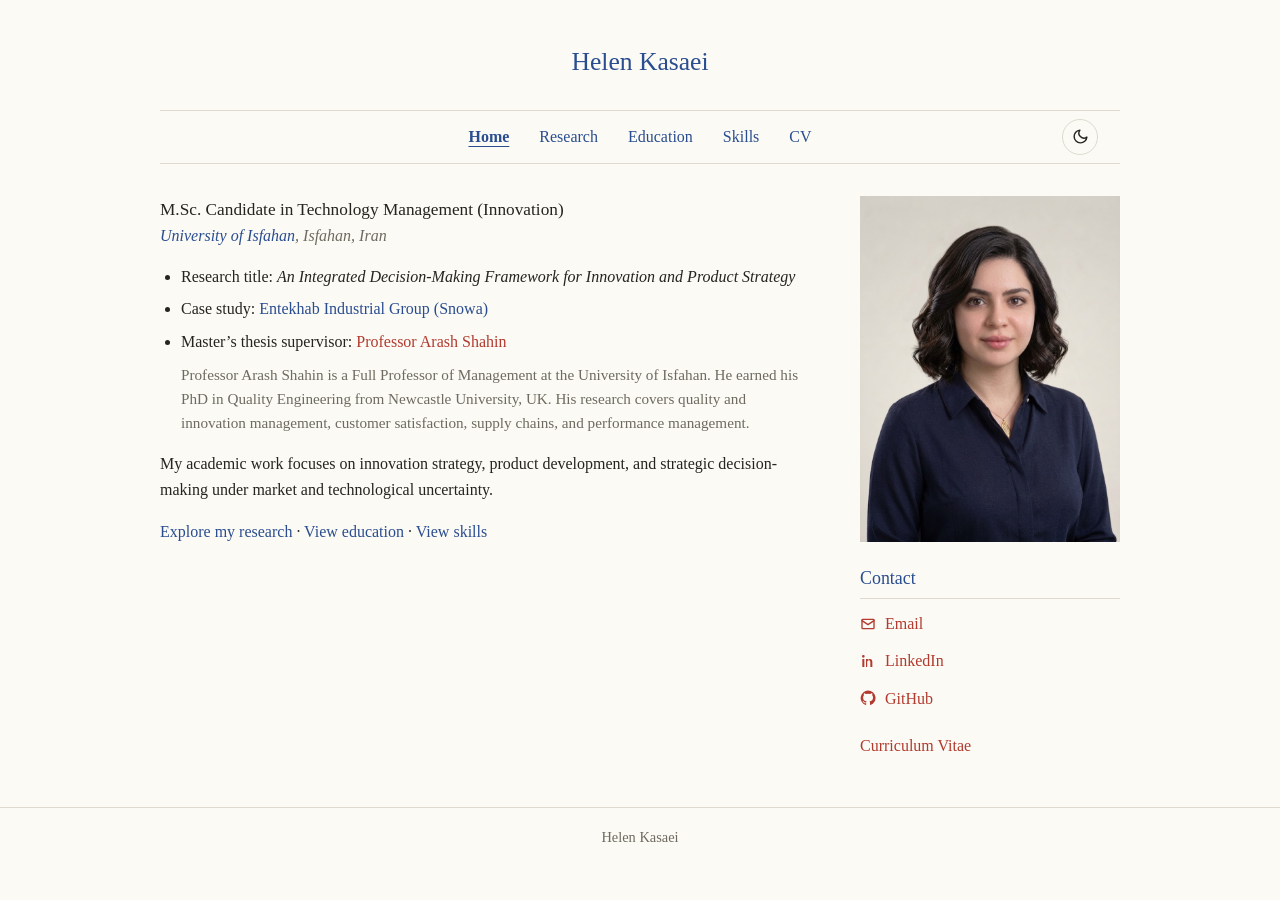
<file: index.html>
<!DOCTYPE html>
<html lang="en">
<head>
<meta charset="UTF-8">
<meta name="viewport" content="width=device-width, initial-scale=1.0">
<meta name="description" content="Helen Kasaei — M.Sc. candidate in Technology Management and Innovation at the University of Isfahan.">
<title>Helen Kasaei · Technology Management &amp; Innovation</title>
<link rel="stylesheet" href="site.css?v=20261124-12">
</head>
<body>
<header class="site-header">
  <div class="wrap">
    <h1 class="site-title">Helen Kasaei</h1>
    <nav class="tabs" aria-label="Main navigation">
      <a href="index.html#home" aria-current="page">Home</a>
      <a href="research.html?v=20261124-12">Research</a>
      <a href="education.html">Education</a>
      <a href="skills.html?v=20261124-12">Skills</a>
      <a href="cv.html">CV</a>
      <button class="theme-toggle" type="button" data-theme-toggle aria-label="Switch theme" onclick="toggleTheme()"></button>
    </nav>
    <button class="mobile-menu-btn" type="button" onclick="toggleMobileMenu()" aria-expanded="false" aria-controls="mobile-menu">
      <svg viewBox="0 0 24 24" fill="none" stroke="currentColor" stroke-width="2" stroke-linecap="round"><line x1="3" y1="6" x2="21" y2="6"/><line x1="3" y1="12" x2="21" y2="12"/><line x1="3" y1="18" x2="21" y2="18"/></svg>
      Menu
    </button>
    <nav id="mobile-menu" class="mobile-menu" aria-label="Mobile navigation">
      <a href="index.html#home">Home</a>
      <a href="research.html?v=20261124-12">Research</a>
      <a href="education.html">Education</a>
      <a href="skills.html?v=20261124-12">Skills</a>
      <a href="cv.html">CV</a>
      <button type="button" onclick="toggleTheme()"><span data-theme-toggle></span><span data-theme-label>Dark Mode</span></button>
    </nav>
  </div>
</header>

<main class="wrap home-grid">
  <div class="main-column">
    <section class="intro" id="home">
      <p class="role">M.Sc. Candidate in Technology Management (Innovation)</p>
      <p class="affiliation"><a href="https://www.topuniversities.com/universities/university-isfahan">University of Isfahan</a>, Isfahan, Iran</p>
      <ul>
        <li>Research title: <em>An Integrated Decision-Making Framework for Innovation and Product Strategy</em></li>
        <li>Case study: <a href="https://www.linkedin.com/company/entekhabelectronicgroup" target="_blank" rel="noopener noreferrer">Entekhab Industrial Group (Snowa)</a></li>
        <li>Master’s thesis supervisor: <a href="https://www.researchgate.net/profile/Arash-Shahin" class="supervisor-link" style="color:var(--red)" target="_blank" rel="noopener noreferrer">Professor Arash Shahin</a>
          <p class="supervisor-bio">Professor Arash Shahin is a Full Professor of Management at the University of Isfahan. He earned his PhD in Quality Engineering from Newcastle University, UK. His research covers quality and innovation management, customer satisfaction, supply chains, and performance management.</p>
        </li>
      </ul>
      <p class="home-summary">My academic work focuses on innovation strategy, product development, and strategic decision-making under market and technological uncertainty.</p>
      <p class="home-links"><a href="research.html?v=20261124-12">Explore my research</a> · <a href="education.html">View education</a> · <a href="skills.html?v=20261124-12">View skills</a></p>
    </section>
  </div>
    <aside class="sidebar">
    <img class="portrait" src="profile.jpg" alt="Portrait of Helen Kasaei">
    <div class="contact">
      <h2>Contact</h2><hr>
      <div class="contact-row"><a href="mailto:helenkasaei@gmail.com"><svg viewBox="0 0 24 24" fill="none" stroke="currentColor" stroke-width="2" stroke-linecap="round" stroke-linejoin="round" aria-hidden="true"><rect x="3" y="5" width="18" height="14" rx="1"/><path d="m3 7 9 6 9-6"/></svg>Email</a></div>
      <div class="contact-row"><a href="https://www.linkedin.com/in/helenkasaei" target="_blank" rel="noopener noreferrer"><svg viewBox="0 0 24 24" fill="currentColor" aria-hidden="true"><path d="M5 3a2 2 0 1 0 0 4 2 2 0 0 0 0-4ZM3.5 9h3v12h-3zM9 9h2.9v1.6h.04A3.2 3.2 0 0 1 14.8 9c3.1 0 3.7 2 3.7 4.7V21h-3v-6.5c0-1.6 0-3.6-2.2-3.6s-2.5 1.7-2.5 3.5V21H9z"/></svg>LinkedIn</a></div>
      <div class="contact-row"><a href="https://github.com/helenkasaei" target="_blank" rel="noopener noreferrer"><svg viewBox="0 0 24 24" fill="currentColor" aria-hidden="true"><path d="M12 .9a11.1 11.1 0 0 0-3.5 21.6c.6.1.8-.3.8-.6v-2c-3.2.7-3.9-1.3-3.9-1.3-.5-1.3-1.3-1.6-1.3-1.6-1.1-.7.1-.7.1-.7 1.2.1 1.8 1.2 1.8 1.2 1.1 1.8 2.7 1.3 3.3 1 .1-.8.4-1.3.7-1.6-2.6-.3-5.3-1.3-5.3-5.8 0-1.3.5-2.3 1.2-3.1-.1-.3-.5-1.5.1-3.1 0 0 1-.3 3.2 1.2a11 11 0 0 1 5.8 0c2.2-1.5 3.2-1.2 3.2-1.2.6 1.6.2 2.8.1 3.1.8.8 1.2 1.8 1.2 3.1 0 4.5-2.7 5.5-5.3 5.8.4.3.8 1 .8 2v3c0 .3.2.7.8.6A11.1 11.1 0 0 0 12 .9Z"/></svg>GitHub</a></div>
      <a class="cv-link" href="cv.html">Curriculum Vitae</a>
    </div>
  </aside>
</main>

<footer class="site-footer"><div class="wrap">Helen Kasaei</div></footer>
<script src="site.js?v=20261124-12"></script>
</body>
</html>
</file>
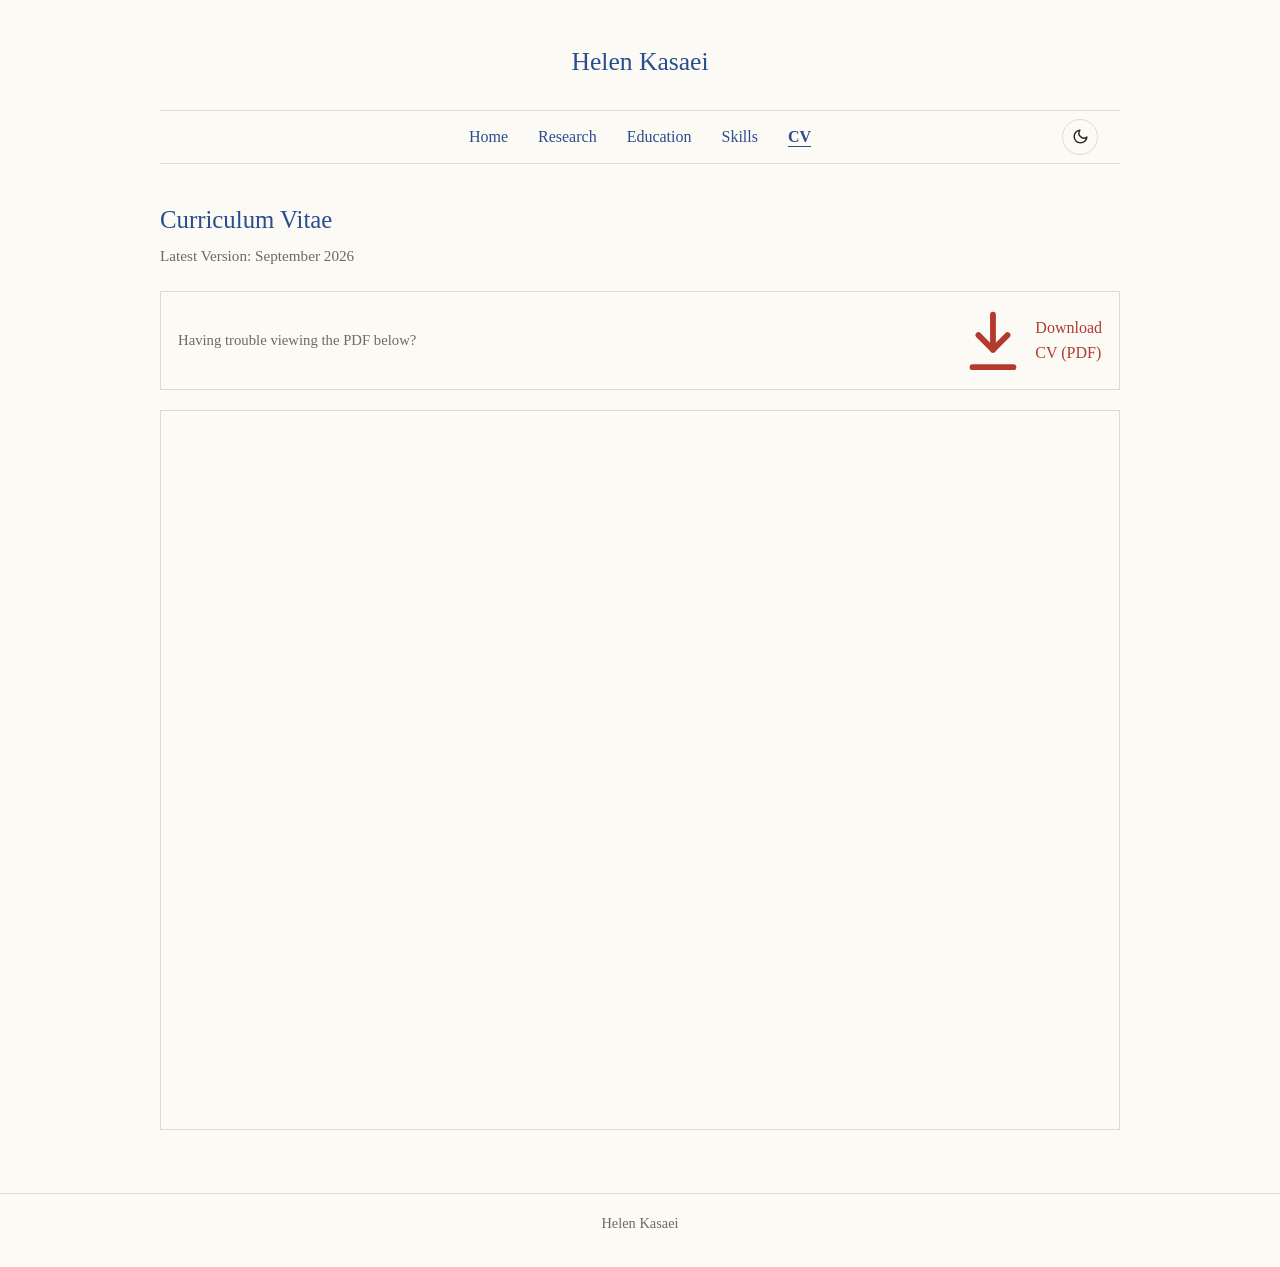
<file: cv.html>
<!DOCTYPE html>
<html lang="en">
<head>
<meta charset="UTF-8">
<meta name="viewport" content="width=device-width, initial-scale=1.0">
<meta name="description" content="Curriculum Vitae of Helen Kasaei.">
<title>CV · Helen Kasaei</title>
<link rel="stylesheet" href="site.css?v=20261124-12">
</head>
<body>
<header class="site-header">
  <div class="wrap">
    <h1 class="site-title">Helen Kasaei</h1>
    <nav class="tabs" aria-label="Main navigation">
      <a href="index.html#home">Home</a>
      <a href="research.html?v=20261124-12">Research</a>
      <a href="education.html">Education</a>
      <a href="skills.html?v=20261124-12">Skills</a>
      <a href="cv.html" aria-current="page">CV</a>
      <button class="theme-toggle" type="button" data-theme-toggle aria-label="Switch theme" onclick="toggleTheme()"></button>
    </nav>
    <button class="mobile-menu-btn" type="button" onclick="toggleMobileMenu()" aria-expanded="false" aria-controls="mobile-menu">
      <svg viewBox="0 0 24 24" fill="none" stroke="currentColor" stroke-width="2" stroke-linecap="round"><line x1="3" y1="6" x2="21" y2="6"/><line x1="3" y1="12" x2="21" y2="12"/><line x1="3" y1="18" x2="21" y2="18"/></svg>
      Menu
    </button>
    <nav id="mobile-menu" class="mobile-menu" aria-label="Mobile navigation">
      <a href="index.html#home">Home</a>
      <a href="research.html?v=20261124-12">Research</a>
      <a href="education.html">Education</a>
      <a href="skills.html?v=20261124-12">Skills</a>
      <a href="cv.html">CV</a>
      <button type="button" onclick="toggleTheme()"><span data-theme-toggle></span><span data-theme-label>Dark Mode</span></button>
    </nav>
  </div>
</header>
<main class="wrap cv-body">
  <h2>Curriculum Vitae</h2>
  <p class="cv-version">Latest Version: September 2026</p>
  <div class="cv-fallback">
    <p class="cv-note">Having trouble viewing the PDF below?</p>
    <a class="cv-download" href="cv.pdf" download>
      <svg viewBox="0 0 24 24" fill="none" stroke="currentColor" stroke-width="2" stroke-linecap="round" stroke-linejoin="round" aria-hidden="true"><path d="M12 3v12"/><path d="m7 10 5 5 5-5"/><path d="M5 21h14"/></svg>
      Download CV (PDF)
    </a>
  </div>
  <iframe class="cv-embed" src="cv.pdf" title="Helen Kasaei Curriculum Vitae"></iframe>
</main>
<footer class="site-footer"><div class="wrap">Helen Kasaei</div></footer>
<script src="site.js?v=20261124-12"></script>
</body>
</html>
</file>
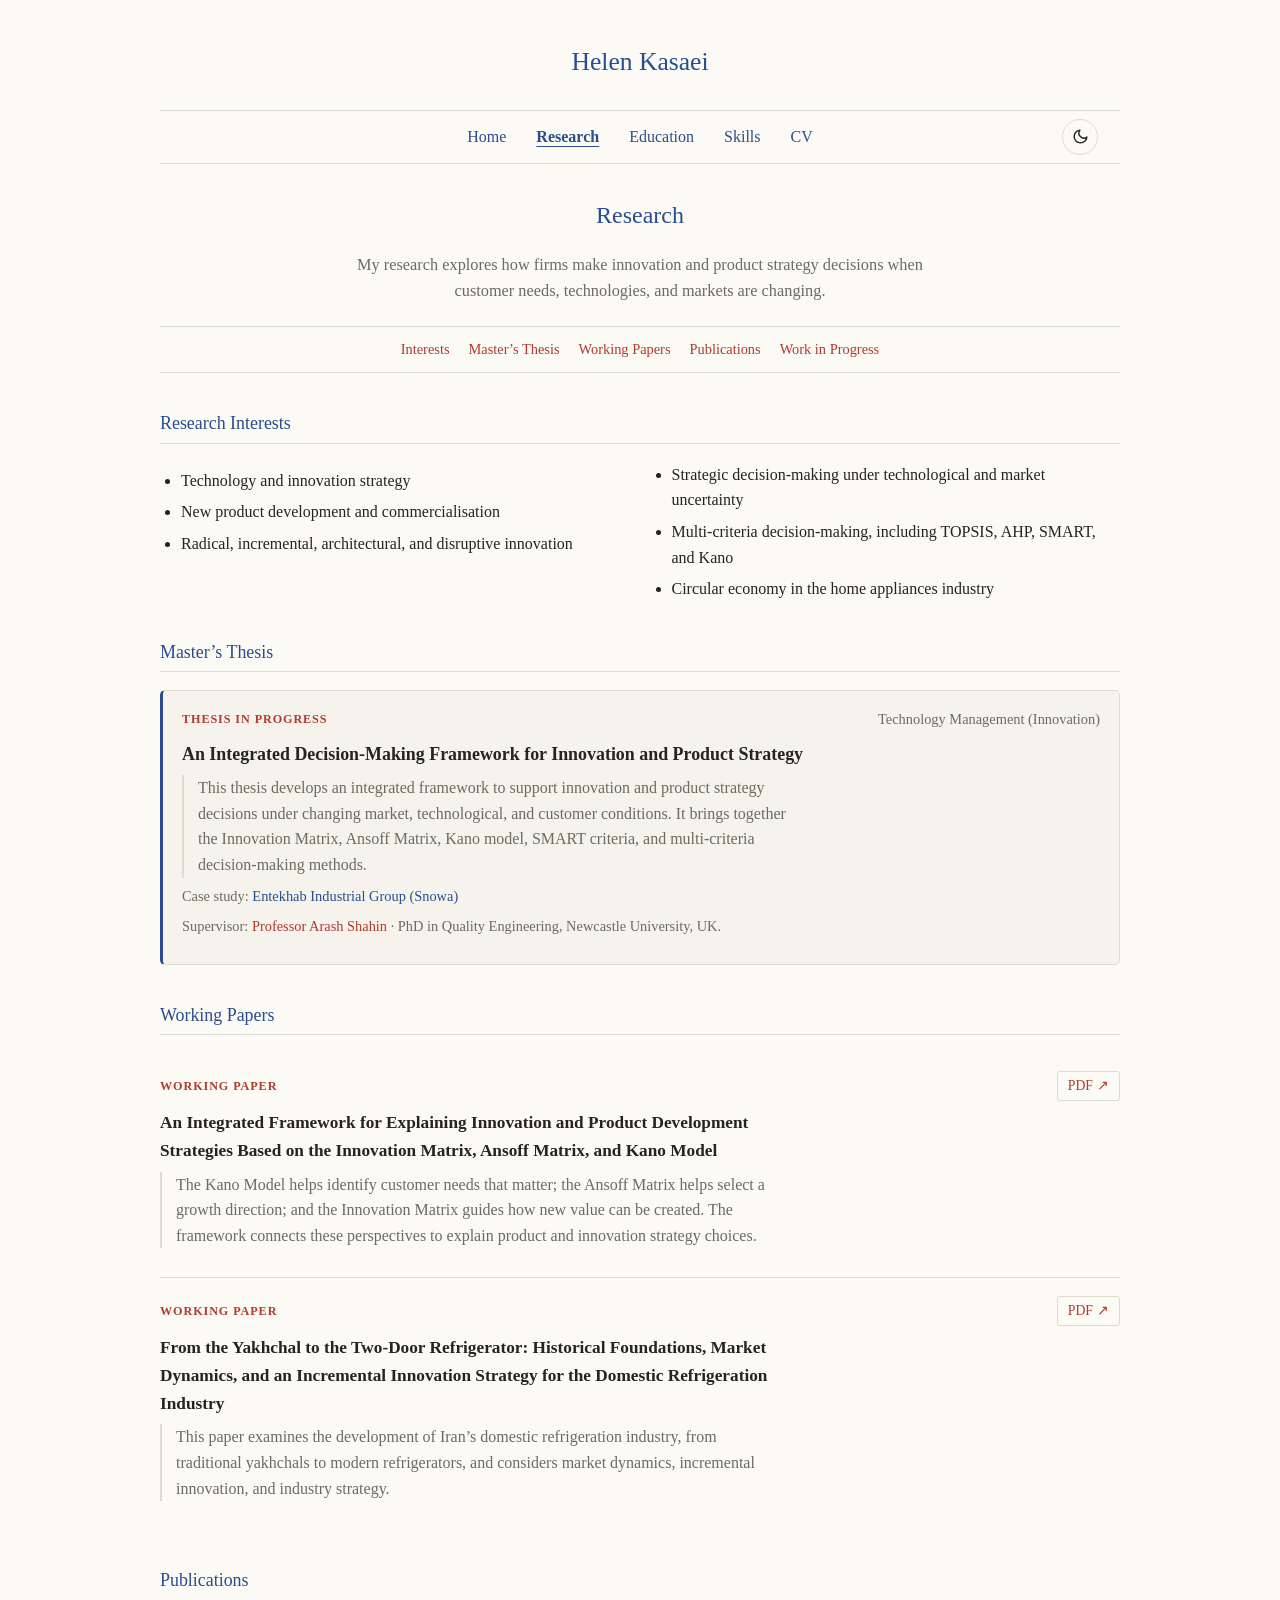
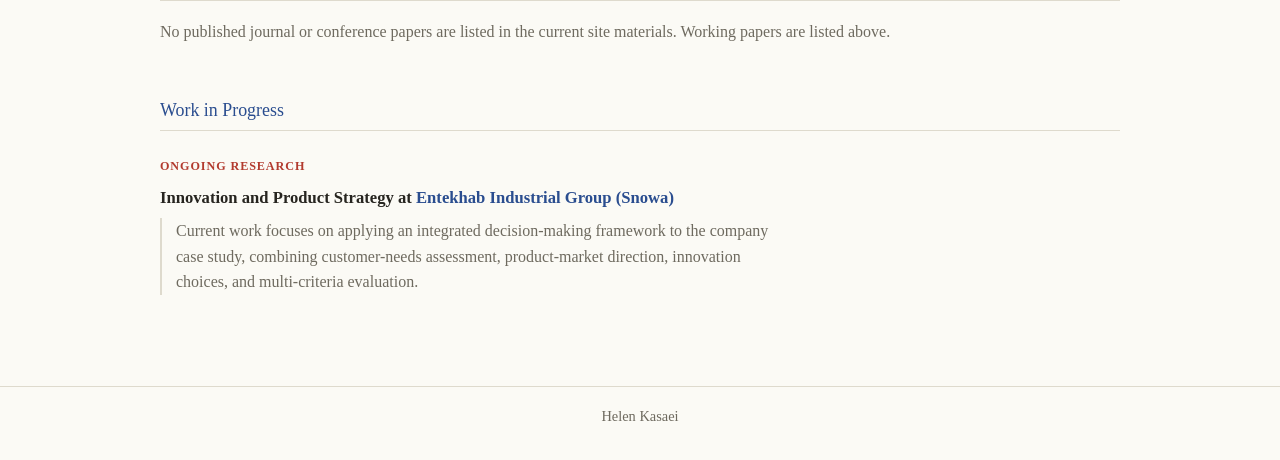
<file: research.html>
<!DOCTYPE html>
<html lang="en">
<head>
<meta charset="UTF-8">
<meta name="viewport" content="width=device-width, initial-scale=1.0">
<meta name="description" content="Research interests, thesis, and working papers by Helen Kasaei.">
<title>Research · Helen Kasaei</title>
<link rel="stylesheet" href="site.css?v=20261124-12">
</head>
<body>
<header class="site-header">
  <div class="wrap">
    <h1 class="site-title">Helen Kasaei</h1>
    <nav class="tabs" aria-label="Main navigation">
      <a href="index.html#home">Home</a>
      <a href="research.html?v=20261124-12" aria-current="page">Research</a>
      <a href="education.html">Education</a>
      <a href="skills.html?v=20261124-12">Skills</a>
      <a href="cv.html">CV</a>
      <button class="theme-toggle" type="button" data-theme-toggle aria-label="Switch theme" onclick="toggleTheme()"></button>
    </nav>
    <button class="mobile-menu-btn" type="button" onclick="toggleMobileMenu()" aria-expanded="false" aria-controls="mobile-menu">
      <svg viewBox="0 0 24 24" fill="none" stroke="currentColor" stroke-width="2" stroke-linecap="round"><line x1="3" y1="6" x2="21" y2="6"/><line x1="3" y1="12" x2="21" y2="12"/><line x1="3" y1="18" x2="21" y2="18"/></svg>
      Menu
    </button>
    <nav id="mobile-menu" class="mobile-menu" aria-label="Mobile navigation">
      <a href="index.html#home">Home</a>
      <a href="research.html?v=20261124-12">Research</a>
      <a href="education.html">Education</a>
      <a href="skills.html?v=20261124-12">Skills</a>
      <a href="cv.html">CV</a>
      <button type="button" onclick="toggleTheme()"><span data-theme-toggle></span><span data-theme-label>Dark Mode</span></button>
    </nav>
  </div>
</header>

<main class="wrap">
  <h2 class="page-title">Research</h2>
  <p class="page-lead">My research explores how firms make innovation and product strategy decisions when customer needs, technologies, and markets are changing.</p>
  <nav class="section-index" aria-label="Research sections">
    <a href="#interests">Interests</a><a href="#thesis">Master’s Thesis</a><a href="#working-papers">Working Papers</a><a href="#publications">Publications</a><a href="#in-progress">Work in Progress</a>
  </nav>

  <section class="research-section" id="interests">
    <h2>Research Interests</h2><hr>
    <ul class="interests research-interest-list">
      <li>Technology and innovation strategy</li>
      <li>New product development and commercialisation</li>
      <li>Radical, incremental, architectural, and disruptive innovation</li>
      <li>Strategic decision-making under technological and market uncertainty</li>
      <li>Multi-criteria decision-making, including TOPSIS, AHP, SMART, and Kano</li>
      <li>Circular economy in the home appliances industry</li>
    </ul>
  </section>

  <section class="research-section" id="thesis">
    <h2>Master’s Thesis</h2><hr>
    <article class="paper thesis-paper">
      <div class="paper-topline"><span class="status-label">Thesis in progress</span><span class="paper-meta">Technology Management (Innovation)</span></div>
      <h3>An Integrated Decision-Making Framework for Innovation and Product Strategy</h3>
      <p class="paper-excerpt">This thesis develops an integrated framework to support innovation and product strategy decisions under changing market, technological, and customer conditions. It brings together the Innovation Matrix, Ansoff Matrix, Kano model, SMART criteria, and multi-criteria decision-making methods.</p>
      <p class="paper-meta">Case study: <a href="https://www.linkedin.com/company/entekhabelectronicgroup" target="_blank" rel="noopener noreferrer">Entekhab Industrial Group (Snowa)</a></p>
      <p class="paper-meta">Supervisor: <a href="https://www.researchgate.net/profile/Arash-Shahin" class="supervisor-link" target="_blank" rel="noopener noreferrer">Professor Arash Shahin</a> · PhD in Quality Engineering, Newcastle University, UK.</p>
    </article>
  </section>

  <section class="research-section" id="working-papers">
    <h2>Working Papers</h2><hr>
    <article class="paper paper-entry">
      <div class="paper-topline"><span class="status-label">Working paper</span><div class="paper-links"><a href="paper-integrated-framework.pdf">PDF <span aria-hidden="true">↗</span></a></div></div>
      <h3>An Integrated Framework for Explaining Innovation and Product Development Strategies Based on the Innovation Matrix, Ansoff Matrix, and Kano Model</h3>
      <p class="paper-excerpt">The Kano Model helps identify customer needs that matter; the Ansoff Matrix helps select a growth direction; and the Innovation Matrix guides how new value can be created. The framework connects these perspectives to explain product and innovation strategy choices.</p>
    </article>
    <article class="paper paper-entry">
      <div class="paper-topline"><span class="status-label">Working paper</span><div class="paper-links"><a href="paper-refrigerator-industry.pdf">PDF <span aria-hidden="true">↗</span></a></div></div>
      <h3>From the Yakhchal to the Two-Door Refrigerator: Historical Foundations, Market Dynamics, and an Incremental Innovation Strategy for the Domestic Refrigeration Industry</h3>
      <p class="paper-excerpt">This paper examines the development of Iran’s domestic refrigeration industry, from traditional yakhchals to modern refrigerators, and considers market dynamics, incremental innovation, and industry strategy.</p>
    </article>
  </section>

  <section class="research-section" id="publications">
    <h2>Publications</h2><hr>
    <p class="section-note">No published journal or conference papers are listed in the current site materials. Working papers are listed above.</p>
  </section>

  <section class="research-section" id="in-progress">
    <h2>Work in Progress</h2><hr>
    <article class="paper progress-entry">
      <div class="paper-topline"><span class="status-label">Ongoing research</span></div>
      <h3>Innovation and Product Strategy at <a href="https://www.linkedin.com/company/entekhabelectronicgroup" target="_blank" rel="noopener noreferrer">Entekhab Industrial Group (Snowa)</a></h3>
      <p class="paper-excerpt">Current work focuses on applying an integrated decision-making framework to the company case study, combining customer-needs assessment, product-market direction, innovation choices, and multi-criteria evaluation.</p>
    </article>
  </section>
</main>

<footer class="site-footer"><div class="wrap">Helen Kasaei</div></footer>
<script src="site.js?v=20261124-12"></script>
</body>
</html>
</file>
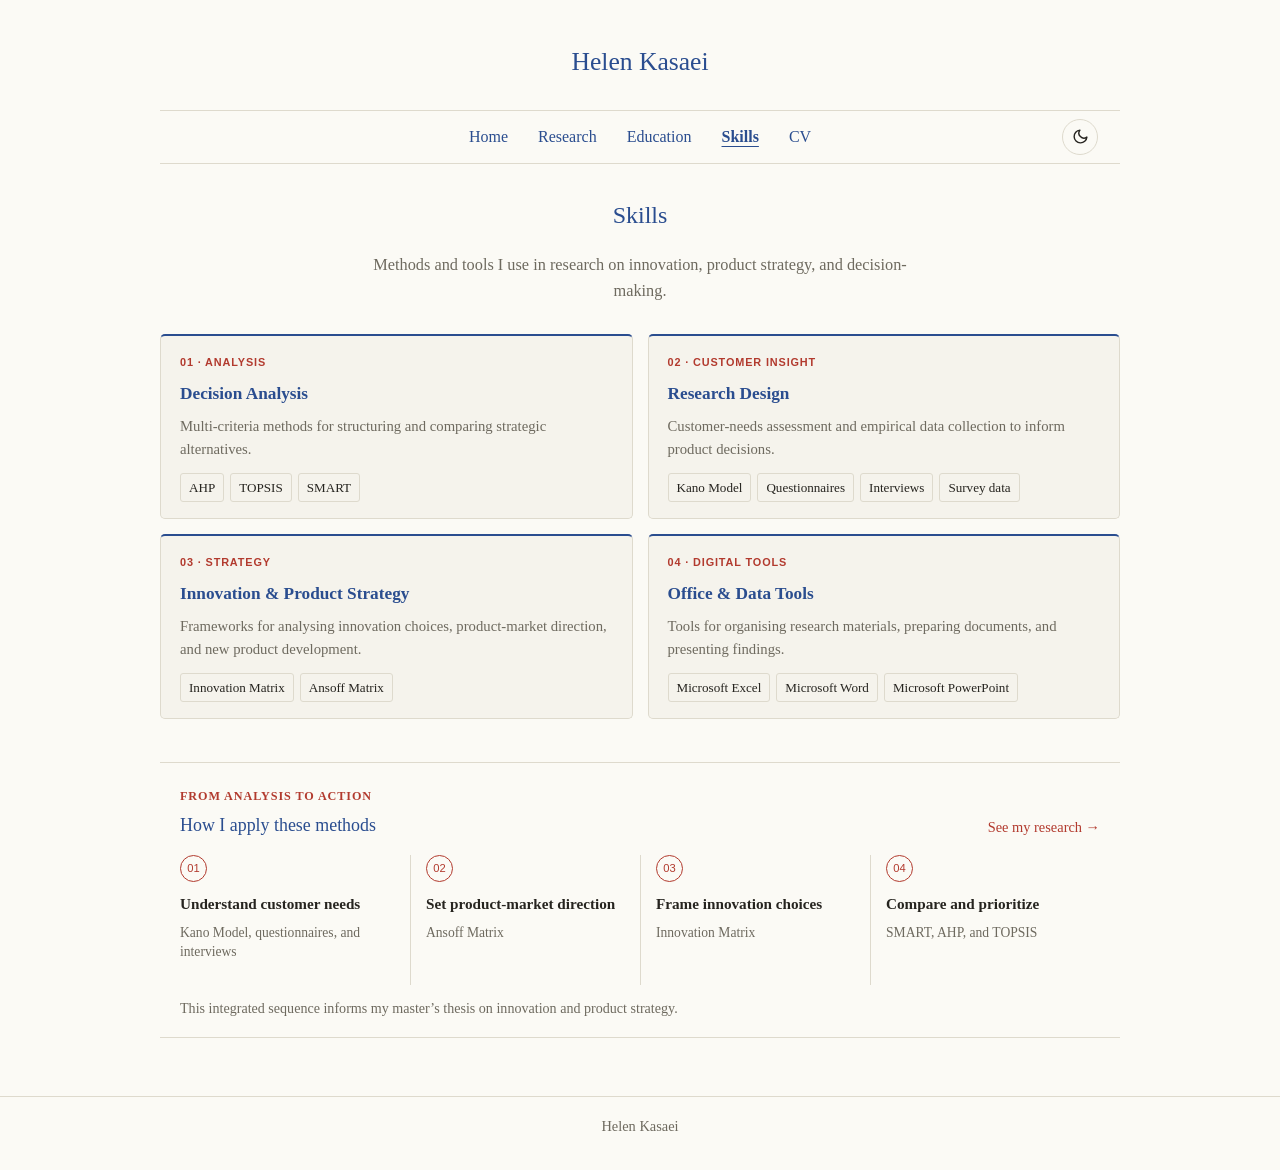
<file: skills.html>
<!DOCTYPE html>
<html lang="en">
<head>
<meta charset="UTF-8">
<meta name="viewport" content="width=device-width, initial-scale=1.0">
<meta name="description" content="Research, analytical, software, and strategy skills of Helen Kasaei.">
<title>Skills · Helen Kasaei</title>
<link rel="stylesheet" href="site.css?v=20261124-12">
</head>
<body>
<header class="site-header">
  <div class="wrap">
    <h1 class="site-title">Helen Kasaei</h1>
    <nav class="tabs" aria-label="Main navigation">
      <a href="index.html#home">Home</a>
      <a href="research.html?v=20261124-12">Research</a>
      <a href="education.html">Education</a>
      <a href="skills.html?v=20261124-12" aria-current="page">Skills</a>
      <a href="cv.html">CV</a>
      <button class="theme-toggle" type="button" data-theme-toggle aria-label="Switch theme" onclick="toggleTheme()"></button>
    </nav>
    <button class="mobile-menu-btn" type="button" onclick="toggleMobileMenu()" aria-expanded="false" aria-controls="mobile-menu">
      <svg viewBox="0 0 24 24" fill="none" stroke="currentColor" stroke-width="2" stroke-linecap="round"><line x1="3" y1="6" x2="21" y2="6"/><line x1="3" y1="12" x2="21" y2="12"/><line x1="3" y1="18" x2="21" y2="18"/></svg>
      Menu
    </button>
    <nav id="mobile-menu" class="mobile-menu" aria-label="Mobile navigation">
      <a href="index.html#home">Home</a>
      <a href="research.html?v=20261124-12">Research</a>
      <a href="education.html">Education</a>
      <a href="skills.html?v=20261124-12">Skills</a>
      <a href="cv.html">CV</a>
      <button type="button" onclick="toggleTheme()"><span data-theme-toggle></span><span data-theme-label>Dark Mode</span></button>
    </nav>
  </div>
</header>
<main class="wrap">
  <h2 class="page-title">Skills</h2>
  <p class="page-lead">Methods and tools I use in research on innovation, product strategy, and decision-making.</p>

  <section class="skills-section" aria-labelledby="skillset-heading">
    <h2 class="visually-hidden" id="skillset-heading">Skill areas</h2>
    <div class="skills-grid">
      <article class="skill-card">
        <div class="skill-card-kicker">01 · ANALYSIS</div>
        <h3>Decision Analysis</h3>
        <p>Multi-criteria methods for structuring and comparing strategic alternatives.</p>
        <ul class="skill-tags"><li>AHP</li><li>TOPSIS</li><li>SMART</li></ul>
      </article>
      <article class="skill-card">
        <div class="skill-card-kicker">02 · CUSTOMER INSIGHT</div>
        <h3>Research Design</h3>
        <p>Customer-needs assessment and empirical data collection to inform product decisions.</p>
        <ul class="skill-tags"><li>Kano Model</li><li>Questionnaires</li><li>Interviews</li><li>Survey data</li></ul>
      </article>
      <article class="skill-card">
        <div class="skill-card-kicker">03 · STRATEGY</div>
        <h3>Innovation &amp; Product Strategy</h3>
        <p>Frameworks for analysing innovation choices, product-market direction, and new product development.</p>
        <ul class="skill-tags"><li>Innovation Matrix</li><li>Ansoff Matrix</li></ul>
      </article>
      <article class="skill-card">
        <div class="skill-card-kicker">04 · DIGITAL TOOLS</div>
        <h3>Office &amp; Data Tools</h3>
        <p>Tools for organising research materials, preparing documents, and presenting findings.</p>
        <ul class="skill-tags"><li>Microsoft Excel</li><li>Microsoft Word</li><li>Microsoft PowerPoint</li></ul>
      </article>
    </div>
  </section>

  <section class="skills-workflow" aria-labelledby="workflow-title">
    <div class="workflow-heading">
      <div>
        <span class="application-label">From analysis to action</span>
        <h2 id="workflow-title">How I apply these methods</h2>
      </div>
      <a href="research.html?v=20261124-12">See my research <span aria-hidden="true">→</span></a>
    </div>
    <ol class="workflow-steps">
      <li><span class="workflow-number">01</span><h3>Understand customer needs</h3><p>Kano Model, questionnaires, and interviews</p></li>
      <li><span class="workflow-number">02</span><h3>Set product-market direction</h3><p>Ansoff Matrix</p></li>
      <li><span class="workflow-number">03</span><h3>Frame innovation choices</h3><p>Innovation Matrix</p></li>
      <li><span class="workflow-number">04</span><h3>Compare and prioritize</h3><p>SMART, AHP, and TOPSIS</p></li>
    </ol>
    <p class="workflow-note">This integrated sequence informs my master’s thesis on innovation and product strategy.</p>
  </section>
</main>
<footer class="site-footer"><div class="wrap">Helen Kasaei</div></footer>
<script src="site.js?v=20261124-12"></script>
</body>
</html>
</file>
<file: site.css>
:root {
  --ink:#26241F;
  --paper:#FBFAF5;
  --blue:#2A4D8F;
  --red:#B23A2E;
  --slate:#6E6A5F;
  --line:#DEDACD;
  --soft:#F5F3EC;
  --serif:Georgia,"Times New Roman",Times,serif;
}
html[data-theme="dark"] {
  --ink:#EAE8E1;
  --paper:#1B1C18;
  --blue:#8FB0E8;
  --red:#E28E82;
  --slate:#A6A398;
  --line:#3A3B34;
  --soft:#23241F;
}
* { box-sizing:border-box; }
html { scroll-behavior:smooth; }
body {
  margin:0;
  background:var(--paper);
  color:var(--ink);
  font-family:var(--serif);
  font-size:16px;
  line-height:1.6;
  transition:background .2s ease,color .2s ease;
}
a { color:var(--blue); text-decoration:none; }
a.supervisor-link { color:var(--red); }
a:hover { text-decoration:underline; }
a:focus-visible,button:focus-visible { outline:2px solid var(--blue); outline-offset:3px; }
.wrap { width:min(960px,calc(100% - 48px)); margin:0 auto; }
header.site-header { padding:42px 0 0; text-align:center; position:relative; }
.site-title {
  margin:0 0 27px;
  color:var(--blue);
  font-size:clamp(1.45rem,2.4vw,1.6rem);
  font-weight:500;
}
nav.tabs {
  position:relative;
  display:flex;
  justify-content:center;
  align-items:center;
  flex-wrap:wrap;
  gap:30px;
  padding:13px 70px;
  border-top:1px solid var(--line);
  border-bottom:1px solid var(--line);
  font-size:1rem;
}
nav.tabs a { color:var(--blue); }
nav.tabs a[aria-current="page"] { font-weight:600; text-decoration:underline; text-underline-offset:4px; }
.theme-toggle {
  position:absolute;
  top:50%;
  right:22px;
  transform:translateY(-50%);
  width:36px;
  height:36px;
  display:flex;
  justify-content:center;
  align-items:center;
  border:1px solid var(--line);
  border-radius:50%;
  background:transparent;
  color:var(--ink);
  cursor:pointer;
}
.theme-toggle svg { width:17px; height:17px; }
.theme-toggle:hover { color:var(--blue); border-color:var(--blue); }
.mobile-menu-btn {
  display:none;
  align-items:center;
  gap:8px;
  margin:0 auto;
  padding:13px 0;
  border:0;
  background:transparent;
  color:var(--ink);
  font:inherit;
  cursor:pointer;
}
.mobile-menu-btn svg { width:20px; height:20px; }
.mobile-menu {
  display:none;
  flex-direction:column;
  margin:0 14px 14px;
  border:1px solid var(--line);
  background:var(--paper);
  text-align:left;
}
.mobile-menu.open { display:flex; }
.mobile-menu a,.mobile-menu button {
  display:flex;
  align-items:center;
  gap:10px;
  width:100%;
  padding:12px 16px;
  border:0;
  border-bottom:1px solid var(--line);
  background:transparent;
  color:var(--ink);
  font:inherit;
  text-align:left;
  cursor:pointer;
}
.mobile-menu a:hover { color:var(--blue); text-decoration:none; }
.mobile-menu button { border-bottom:0; background:var(--soft); }
.mobile-menu button svg { width:18px; height:18px; }
main { padding:32px 0 48px; }
.home-grid {
  display:grid;
  grid-template-columns:minmax(0,1fr) 260px;
  gap:56px;
  align-items:start;
}
.intro { padding:0 0 17px; }
.role { margin:0; font-size:1.08rem; }
.affiliation { margin:0 0 15px; color:var(--slate); font-style:italic; }
.intro ul { margin:12px 0 0; padding-left:21px; }
.intro li { margin:7px 0; }
.supervisor-bio { margin:8px 0 0; color:var(--slate); font-size:.95rem; }
section { padding:17px 0 20px; }
section h2,.contact h2 {
  margin:0;
  color:var(--blue);
  font-size:1.12rem;
  font-weight:500;
}
section hr,.contact hr {
  margin:5px 0 18px;
  border:0;
  border-top:1px solid var(--line);
}
.interests { margin:0; padding-left:21px; }
.interests li { margin:6px 0; }
.education-cards { display:grid; gap:13px; }
.edu-card {
  padding:15px 16px;
  border:1px solid var(--line);
  border-radius:9px;
  background:var(--soft);
}
.edu-card-header {
  display:grid;
  grid-template-columns:44px minmax(0,1fr) auto;
  gap:12px;
  align-items:start;
}
.edu-logo {
  width:44px;
  height:44px;
  padding:3px;
  border:1px solid var(--line);
  border-radius:7px;
  background:#fff;
  object-fit:contain;
}
.edu-logo-text {
  display:grid;
  place-items:center;
  padding:0;
  border:0;
  background:var(--blue);
  color:#fff;
  font-family:Arial,sans-serif;
  font-size:.55rem;
  font-weight:700;
}
.edu-institution h3 { margin:0; color:var(--blue); font-size:1rem; font-weight:500; }
.edu-institution p { margin:2px 0 0; color:var(--slate); font-size:.88rem; }
.edu-years { color:var(--slate); font-size:.83rem; font-style:italic; white-space:nowrap; }
.edu-card-body { margin:13px 0 0 56px; }
.edu-card-body h4 { margin:0 0 4px; color:var(--ink); font-size:.96rem; font-weight:600; }
.edu-card-body p { margin:5px 0 0; font-size:.9rem; }
.edu-card-body .edu-gpa { color:var(--red); font-weight:600; }
.edu-card-body .grade-equivalent { color:var(--slate); font-size:.86em; font-weight:400; }
.grade-note { margin:10px 0 0; color:var(--slate); font-size:.8rem; }
.sidebar { padding-top:0; }
.portrait {
  display:block;
  width:100%;
  max-height:365px;
  object-fit:cover;
  object-position:center top;
}
.contact { margin-top:22px; }
.contact h2 { font-size:1.12rem; }
.contact hr { margin-bottom:12px; }
.contact-row { margin:9px 0; }
.contact-row a,.cv-link {
  display:inline-flex;
  align-items:center;
  gap:9px;
  color:var(--red);
  font-size:1rem;
}
.contact-row svg,.cv-link svg { width:16px; height:16px; flex:none; }
.cv-link { margin-top:10px; }
.page-title {
  margin:0 0 28px;
  color:var(--blue);
  text-align:center;
  font-size:1.5rem;
  font-weight:500;
}
.research-section { padding:12px 0 24px; }
.research-section h2 { font-size:1.12rem; }
.paper { padding:15px 0 19px; }
.paper + .paper { border-top:1px solid var(--line); }
.paper h3 { margin:0 0 7px; font-size:1.04rem; font-weight:600; }
.paper p { max-width:78ch; margin:7px 0; }
.paper-meta { color:var(--slate); font-size:.9rem; }
.paper-links { display:flex; flex-wrap:wrap; gap:8px 16px; margin-top:9px; }
.paper-links a { color:var(--red); font-size:.94rem; }
.cv-body { padding:36px 0 55px; }
.cv-body h2 { margin:0 0 5px; color:var(--blue); font-size:1.55rem; font-weight:500; }
.cv-version { margin:0 0 22px; color:var(--slate); font-size:.95rem; }
.cv-fallback {
  display:flex;
  justify-content:space-between;
  align-items:center;
  flex-wrap:wrap;
  gap:10px;
  margin:0 0 20px;
  padding:14px 17px;
  border:1px solid var(--line);
}
.cv-note { margin:0; color:var(--slate); font-size:.92rem; }
.cv-download { display:inline-flex; align-items:center; gap:7px; color:var(--red); }
.cv-embed { width:100%; height:80vh; border:1px solid var(--line); }
footer.site-footer {
  padding:18px 0 32px;
  border-top:1px solid var(--line);
  color:var(--slate);
  text-align:center;
  font-size:.9rem;
}
footer.site-footer a { color:var(--slate); }
@media(max-width:720px) {
  .wrap { width:min(100% - 36px,600px); }
  header.site-header { padding-top:28px; }
  .site-title { margin-bottom:18px; }
  nav.tabs { display:none; }
  .mobile-menu-btn { display:flex; }
  main { padding-top:24px; }
  .home-grid { grid-template-columns:1fr; gap:23px; }
  .sidebar { grid-row:1; }
  .portrait { width:min(230px,70%); max-height:300px; margin:0 auto; }
  .contact { max-width:420px; margin:19px auto 0; }
  .main-column { grid-row:2; }
  .edu-item { grid-template-columns:88px minmax(0,1fr); gap:10px; }
  .cv-embed { height:65vh; }
}
@media(prefers-reduced-motion:reduce) {
  html { scroll-behavior:auto; }
  *,*::before,*::after { transition:none !important; }
}
/* Research and skills page refinements */
.page-lead { max-width:70ch; margin:-10px auto 22px; color:var(--slate); text-align:center; font-size:1.02rem; }
.section-index { display:flex; justify-content:center; flex-wrap:wrap; gap:7px 19px; margin:0 auto 24px; padding:11px 0; border-top:1px solid var(--line); border-bottom:1px solid var(--line); font-size:.9rem; }
.section-index a { color:var(--red); }
.research-section { scroll-margin-top:20px; }
.research-interest-list { columns:2; column-gap:42px; }
.research-interest-list li { break-inside:avoid; padding-right:12px; }
.paper-topline { display:flex; justify-content:space-between; align-items:center; flex-wrap:wrap; gap:7px 18px; margin-bottom:8px; }
.paper-topline .paper-links { margin:0; }
.status-label,.application-label { color:var(--red); font-size:.76rem; font-weight:600; letter-spacing:.075em; text-transform:uppercase; }
.thesis-paper { margin:0; padding:17px 19px 19px; border:1px solid var(--line); border-left:3px solid var(--blue); border-radius:5px; background:var(--soft); }
.thesis-paper h3 { font-size:1.12rem; }
.paper-entry { padding:18px 0 22px; }
.paper-entry h3 { max-width:76ch; font-size:1.08rem; }
.paper-excerpt { max-width:78ch; padding-left:14px; border-left:2px solid var(--line); color:var(--slate); }
.paper-links a { display:inline-flex; align-items:center; gap:4px; padding:3px 10px; border:1px solid var(--line); border-radius:3px; color:var(--red); font-size:.86rem; }
.paper-links a:hover { border-color:var(--red); text-decoration:none; }
.progress-entry { padding:8px 0 12px; }
.section-note { color:var(--slate); }
.skills-section { padding-top:8px; }
.skills-grid { display:grid; grid-template-columns:repeat(2,minmax(0,1fr)); gap:15px; }
.skill-card { min-height:185px; padding:18px 19px 16px; border:1px solid var(--line); border-top:2px solid var(--blue); border-radius:5px; background:var(--soft); }
.skill-card-kicker { margin-bottom:8px; color:var(--red); font-family:Arial,sans-serif; font-size:.68rem; font-weight:600; letter-spacing:.08em; }
.skill-card h3 { margin:0; color:var(--blue); font-size:1.08rem; font-weight:600; }
.skill-card p { margin:8px 0 12px; color:var(--slate); font-size:.92rem; line-height:1.55; }
.skill-tags { display:flex; flex-wrap:wrap; gap:6px; margin:0; padding:0; list-style:none; }
.skill-tags li { padding:3px 8px; border:1px solid var(--line); border-radius:3px; color:var(--ink); font-size:.82rem; }
.skills-application { margin:18px 0 14px; padding:17px 19px; border-left:3px solid var(--red); background:var(--soft); }
.skills-application p { margin:5px 0 8px; }
.skills-application > a { color:var(--red); font-size:.9rem; }
.visually-hidden { position:absolute; width:1px; height:1px; padding:0; margin:-1px; overflow:hidden; clip:rect(0,0,0,0); white-space:nowrap; border:0; }
@media(max-width:720px) {
  .page-lead { margin-top:-7px; }
  .section-index { justify-content:flex-start; gap:6px 13px; }
  .research-interest-list { columns:1; }
  .skills-grid { grid-template-columns:1fr; gap:11px; }
  .skill-card { min-height:0; }
  .paper-topline { align-items:flex-start; }
}

/* Skills workflow */
.skills-workflow { margin:23px 0 10px; padding:19px 20px 17px; border-top:1px solid var(--line); border-bottom:1px solid var(--line); }
.workflow-heading { display:flex; justify-content:space-between; align-items:end; gap:15px; margin-bottom:16px; }
.workflow-heading h2 { margin:3px 0 0; color:var(--blue); font-size:1.12rem; font-weight:500; }
.workflow-heading > a { color:var(--red); font-size:.9rem; white-space:nowrap; }
.workflow-steps { display:grid; grid-template-columns:repeat(4,minmax(0,1fr)); gap:0; margin:0; padding:0; list-style:none; }
.workflow-steps li { position:relative; min-height:130px; padding:0 15px; border-left:1px solid var(--line); }
.workflow-steps li:first-child { padding-left:0; border-left:0; }
.workflow-number { display:grid; place-items:center; width:27px; height:27px; margin-bottom:10px; border:1px solid var(--red); border-radius:50%; color:var(--red); font-family:Arial,sans-serif; font-size:.7rem; }
.workflow-steps h3 { margin:0 0 6px; font-size:.95rem; font-weight:600; }
.workflow-steps p { margin:0; color:var(--slate); font-size:.85rem; line-height:1.45; }
.workflow-note { margin:12px 0 0; color:var(--slate); font-size:.88rem; }
@media(max-width:720px) {
  .workflow-heading { align-items:flex-start; flex-direction:column; }
  .workflow-steps { grid-template-columns:1fr; }
  .workflow-steps li,.workflow-steps li:first-child { min-height:0; margin:0 0 12px; padding:0 0 0 39px; border-left:0; }
  .workflow-number { position:absolute; top:0; left:0; }
}
</file>
